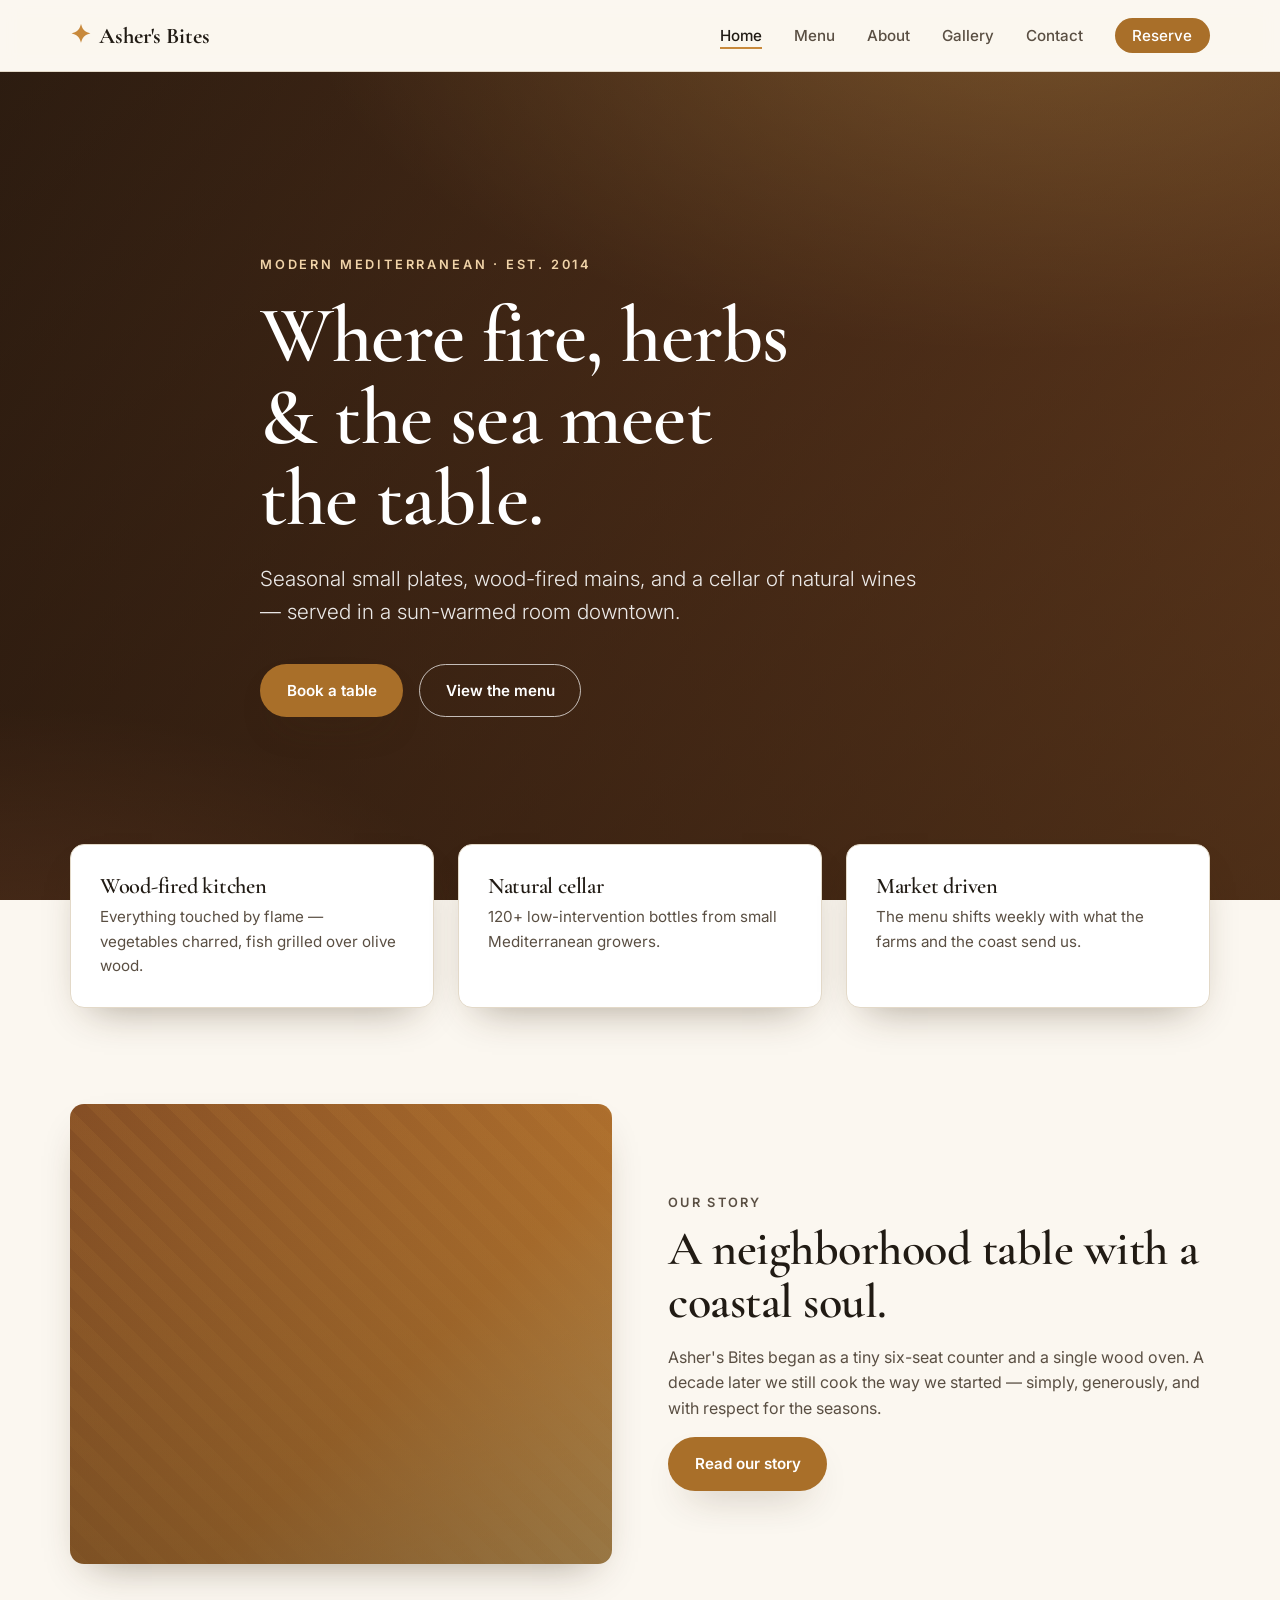
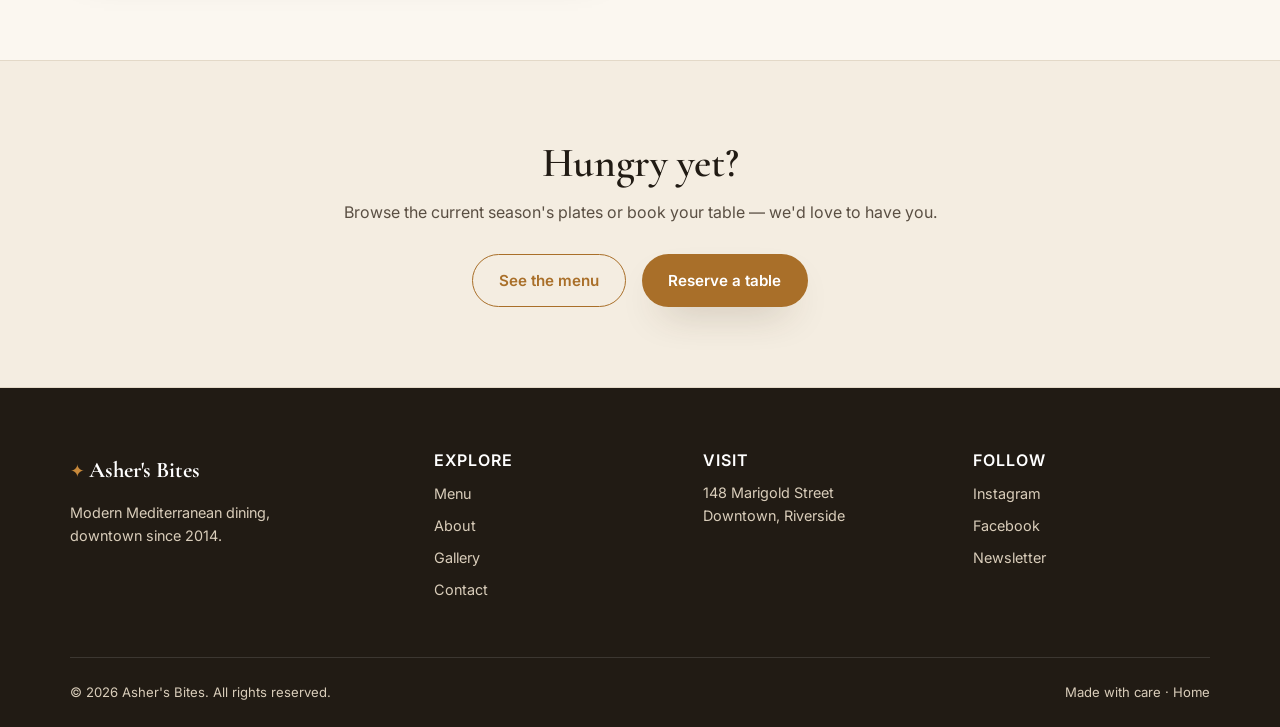
<file: index.html>
<!DOCTYPE html>
<html lang="en">
<head>
  <meta charset="UTF-8" />
  <meta name="viewport" content="width=device-width, initial-scale=1.0" />
  <meta name="description" content="Asher's Bites — modern Mediterranean dining in the heart of the city. Seasonal plates, natural wines, warm hospitality." />
  <title>Asher's Bites · Modern Mediterranean</title>
  <link rel="preconnect" href="https://fonts.googleapis.com" />
  <link rel="preconnect" href="https://fonts.gstatic.com" crossorigin />
  <link href="https://fonts.googleapis.com/css2?family=Cormorant+Garamond:wght@500;600;700&family=Inter:wght@300;400;500;600&display=swap" rel="stylesheet" />
  <link rel="stylesheet" href="css/styles.css" />
</head>
<body data-page="home">
  <!-- ===== Header / Nav ===== -->
  <header class="site-header">
    <nav class="nav container" aria-label="Primary">
      <a href="index.html" class="brand" aria-label="Asher's Bites home">
        <span class="brand__mark">✦</span>
        <span class="brand__name">Asher's Bites</span>
      </a>
      <button class="nav__toggle" id="navToggle" aria-expanded="false" aria-controls="navMenu" aria-label="Toggle menu">
        <span></span><span></span><span></span>
      </button>
      <ul class="nav__menu" id="navMenu">
        <li><a href="index.html" data-nav="home">Home</a></li>
        <li><a href="menu.html" data-nav="menu">Menu</a></li>
        <li><a href="about.html" data-nav="about">About</a></li>
        <li><a href="gallery.html" data-nav="gallery">Gallery</a></li>
        <li><a href="contact.html" data-nav="contact">Contact</a></li>
        <li><a href="contact.html" class="nav__cta" data-nav="reserve">Reserve</a></li>
      </ul>
    </nav>
  </header>

  <main>
    <!-- ===== Hero ===== -->
    <section class="hero">
      <div class="hero__overlay"></div>
      <div class="hero__content container">
        <p class="hero__eyebrow">Modern Mediterranean · Est. 2014</p>
        <h1 class="hero__title">Where fire, herbs &amp; the sea meet the table.</h1>
        <p class="hero__sub">Seasonal small plates, wood-fired mains, and a cellar of natural wines — served in a sun-warmed room downtown.</p>
        <div class="hero__actions">
          <a href="contact.html" class="btn btn--primary">Book a table</a>
          <a href="menu.html" class="btn btn--ghost">View the menu</a>
        </div>
      </div>
    </section>

    <!-- ===== Highlights ===== -->
    <section class="highlights container" aria-label="Highlights">
      <div class="highlight">
        <h3>Wood-fired kitchen</h3>
        <p>Everything touched by flame — vegetables charred, fish grilled over olive wood.</p>
      </div>
      <div class="highlight">
        <h3>Natural cellar</h3>
        <p>120+ low-intervention bottles from small Mediterranean growers.</p>
      </div>
      <div class="highlight">
        <h3>Market driven</h3>
        <p>The menu shifts weekly with what the farms and the coast send us.</p>
      </div>
    </section>

    <!-- ===== About teaser ===== -->
    <section class="about container">
      <div class="about__media" role="img" aria-label="Chef plating a dish in the open kitchen"></div>
      <div class="about__text">
        <p class="section__eyebrow">Our story</p>
        <h2 class="section__title">A neighborhood table with a coastal soul.</h2>
        <p>Asher's Bites began as a tiny six-seat counter and a single wood oven. A decade later we still cook the way we started — simply, generously, and with respect for the seasons.</p>
        <p><a href="about.html" class="btn btn--primary">Read our story</a></p>
      </div>
    </section>

    <!-- ===== CTA band ===== -->
    <section class="cta-band">
      <div class="container cta-band__inner">
        <h2>Hungry yet?</h2>
        <p>Browse the current season's plates or book your table — we'd love to have you.</p>
        <div class="cta-band__actions">
          <a href="menu.html" class="btn btn--ghost">See the menu</a>
          <a href="contact.html" class="btn btn--primary">Reserve a table</a>
        </div>
      </div>
    </section>
  </main>

  <!-- ===== Footer ===== -->
  <footer class="footer">
    <div class="container footer__grid">
      <div class="footer__brand">
        <span class="brand__mark">✦</span>
        <span class="brand__name">Asher's Bites</span>
        <p>Modern Mediterranean dining, downtown since 2014.</p>
      </div>
      <div class="footer__col">
        <h4>Explore</h4>
        <ul class="footer__links">
          <li><a href="menu.html">Menu</a></li>
          <li><a href="about.html">About</a></li>
          <li><a href="gallery.html">Gallery</a></li>
          <li><a href="contact.html">Contact</a></li>
        </ul>
      </div>
      <div class="footer__col">
        <h4>Visit</h4>
        <p>148 Marigold Street<br />Downtown, Riverside</p>
      </div>
      <div class="footer__col">
        <h4>Follow</h4>
        <ul class="footer__social">
          <li><a href="#">Instagram</a></li>
          <li><a href="#">Facebook</a></li>
          <li><a href="#">Newsletter</a></li>
        </ul>
      </div>
    </div>
    <div class="footer__base container">
      <p>© <span id="year"></span> Asher's Bites. All rights reserved.</p>
      <p>Made with care · <a href="index.html">Home</a></p>
    </div>
  </footer>

  <script src="js/main.js"></script>
</body>
</html>
</file>
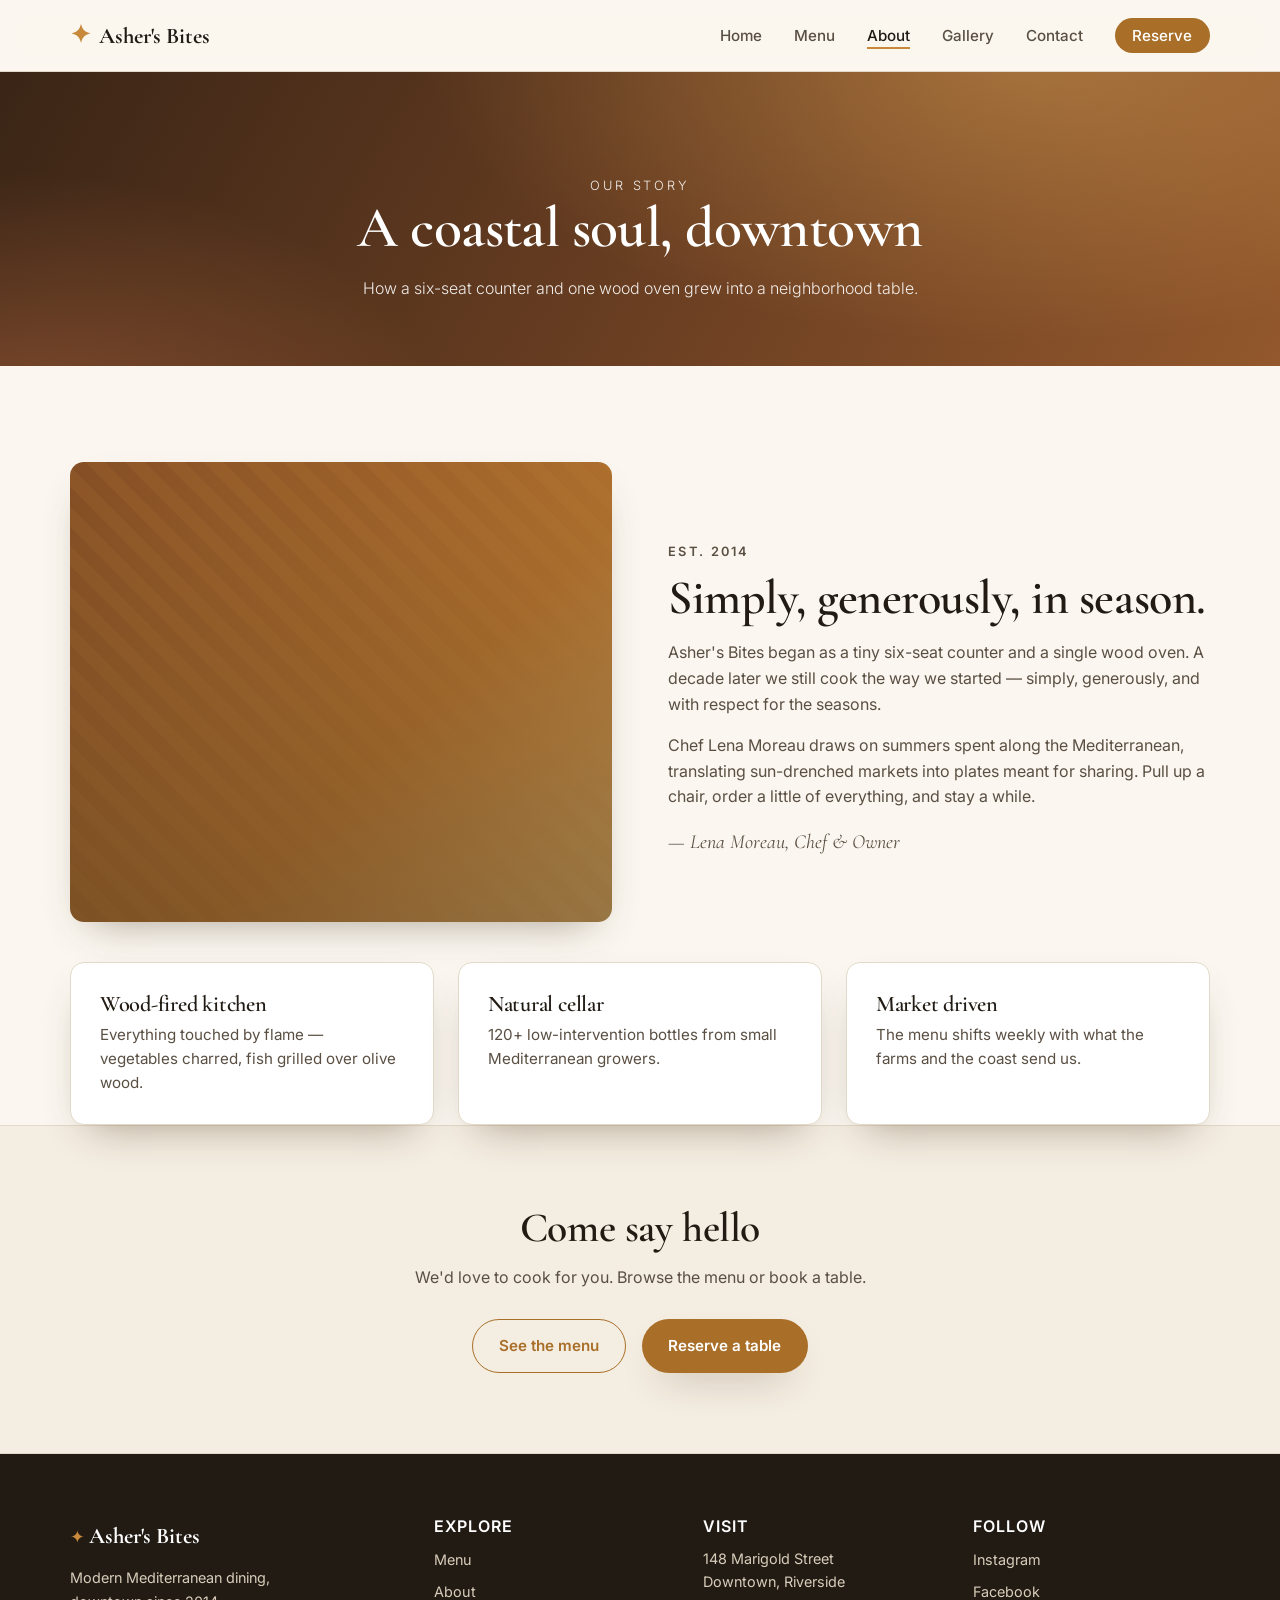
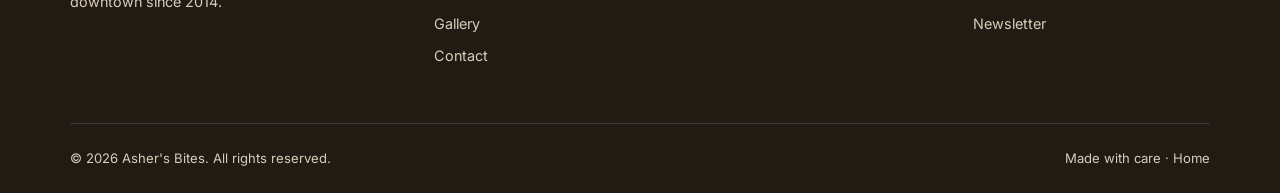
<file: about.html>
<!DOCTYPE html>
<html lang="en">
<head>
  <meta charset="UTF-8" />
  <meta name="viewport" content="width=device-width, initial-scale=1.0" />
  <meta name="description" content="About Asher's Bites — our story, our chef, and our coastal Mediterranean approach to cooking." />
  <title>About · Asher's Bites</title>
  <link rel="preconnect" href="https://fonts.googleapis.com" />
  <link rel="preconnect" href="https://fonts.gstatic.com" crossorigin />
  <link href="https://fonts.googleapis.com/css2?family=Cormorant+Garamond:wght@500;600;700&family=Inter:wght@300;400;500;600&display=swap" rel="stylesheet" />
  <link rel="stylesheet" href="css/styles.css" />
</head>
<body data-page="about">
  <header class="site-header">
    <nav class="nav container" aria-label="Primary">
      <a href="index.html" class="brand" aria-label="Asher's Bites home">
        <span class="brand__mark">✦</span>
        <span class="brand__name">Asher's Bites</span>
      </a>
      <button class="nav__toggle" id="navToggle" aria-expanded="false" aria-controls="navMenu" aria-label="Toggle menu">
        <span></span><span></span><span></span>
      </button>
      <ul class="nav__menu" id="navMenu">
        <li><a href="index.html" data-nav="home">Home</a></li>
        <li><a href="menu.html" data-nav="menu">Menu</a></li>
        <li><a href="about.html" data-nav="about">About</a></li>
        <li><a href="gallery.html" data-nav="gallery">Gallery</a></li>
        <li><a href="contact.html" data-nav="contact">Contact</a></li>
        <li><a href="contact.html" class="nav__cta" data-nav="reserve">Reserve</a></li>
      </ul>
    </nav>
  </header>

  <main>
    <section class="page-banner">
      <div class="page-banner__inner container">
        <p class="page-banner__eyebrow">Our story</p>
        <h1>A coastal soul, downtown</h1>
        <p>How a six-seat counter and one wood oven grew into a neighborhood table.</p>
      </div>
    </section>

    <section class="about container">
      <div class="about__media" role="img" aria-label="Chef plating a dish in the open kitchen"></div>
      <div class="about__text">
        <p class="section__eyebrow">Est. 2014</p>
        <h2 class="section__title">Simply, generously, in season.</h2>
        <p>Asher's Bites began as a tiny six-seat counter and a single wood oven. A decade later we still cook the way we started — simply, generously, and with respect for the seasons.</p>
        <p>Chef Lena Moreau draws on summers spent along the Mediterranean, translating sun-drenched markets into plates meant for sharing. Pull up a chair, order a little of everything, and stay a while.</p>
        <p class="about__sign">— Lena Moreau, Chef &amp; Owner</p>
      </div>
    </section>

    <section class="highlights container" aria-label="What we value">
      <div class="highlight">
        <h3>Wood-fired kitchen</h3>
        <p>Everything touched by flame — vegetables charred, fish grilled over olive wood.</p>
      </div>
      <div class="highlight">
        <h3>Natural cellar</h3>
        <p>120+ low-intervention bottles from small Mediterranean growers.</p>
      </div>
      <div class="highlight">
        <h3>Market driven</h3>
        <p>The menu shifts weekly with what the farms and the coast send us.</p>
      </div>
    </section>

    <section class="cta-band">
      <div class="container cta-band__inner">
        <h2>Come say hello</h2>
        <p>We'd love to cook for you. Browse the menu or book a table.</p>
        <div class="cta-band__actions">
          <a href="menu.html" class="btn btn--ghost">See the menu</a>
          <a href="contact.html" class="btn btn--primary">Reserve a table</a>
        </div>
      </div>
    </section>
  </main>

  <footer class="footer">
    <div class="container footer__grid">
      <div class="footer__brand">
        <span class="brand__mark">✦</span>
        <span class="brand__name">Asher's Bites</span>
        <p>Modern Mediterranean dining, downtown since 2014.</p>
      </div>
      <div class="footer__col">
        <h4>Explore</h4>
        <ul class="footer__links">
          <li><a href="menu.html">Menu</a></li>
          <li><a href="about.html">About</a></li>
          <li><a href="gallery.html">Gallery</a></li>
          <li><a href="contact.html">Contact</a></li>
        </ul>
      </div>
      <div class="footer__col">
        <h4>Visit</h4>
        <p>148 Marigold Street<br />Downtown, Riverside</p>
      </div>
      <div class="footer__col">
        <h4>Follow</h4>
        <ul class="footer__social">
          <li><a href="#">Instagram</a></li>
          <li><a href="#">Facebook</a></li>
          <li><a href="#">Newsletter</a></li>
        </ul>
      </div>
    </div>
    <div class="footer__base container">
      <p>© <span id="year"></span> Asher's Bites. All rights reserved.</p>
      <p>Made with care · <a href="index.html">Home</a></p>
    </div>
  </footer>

  <script src="js/main.js"></script>
</body>
</html>
</file>
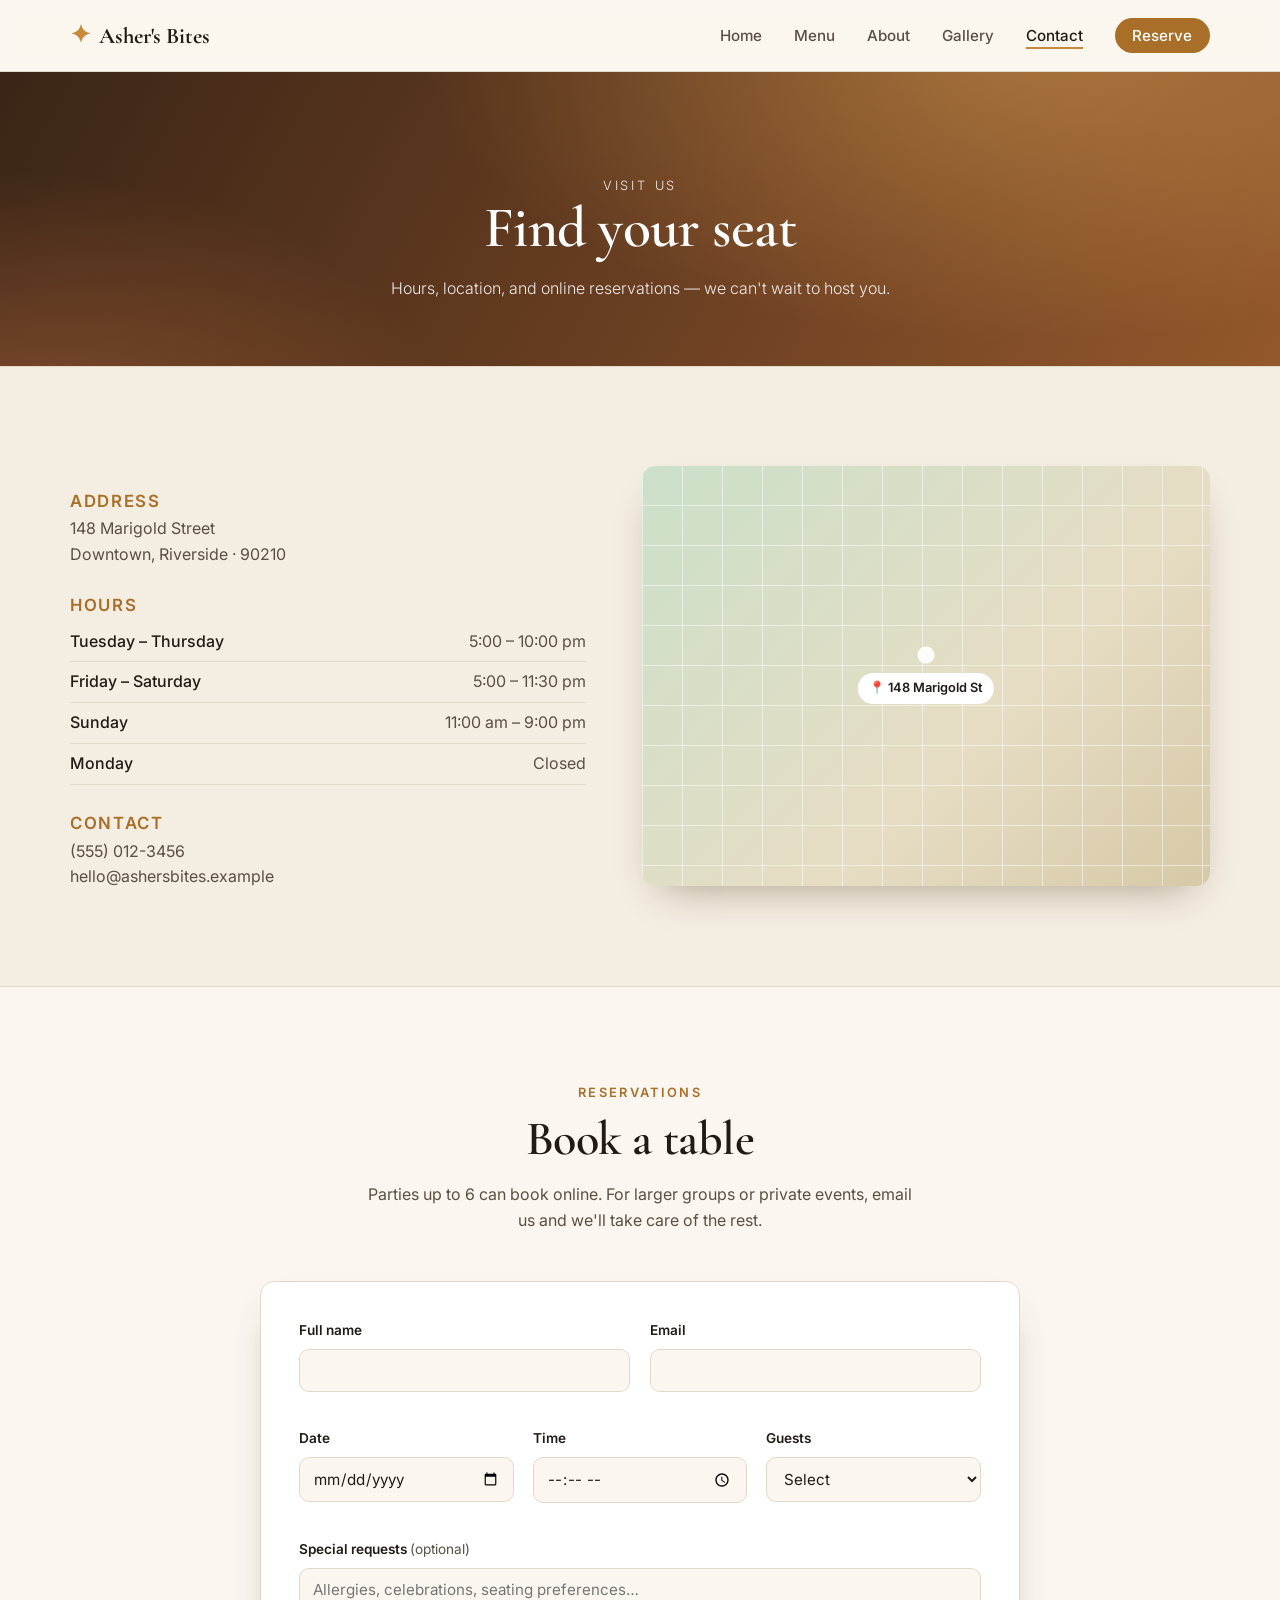
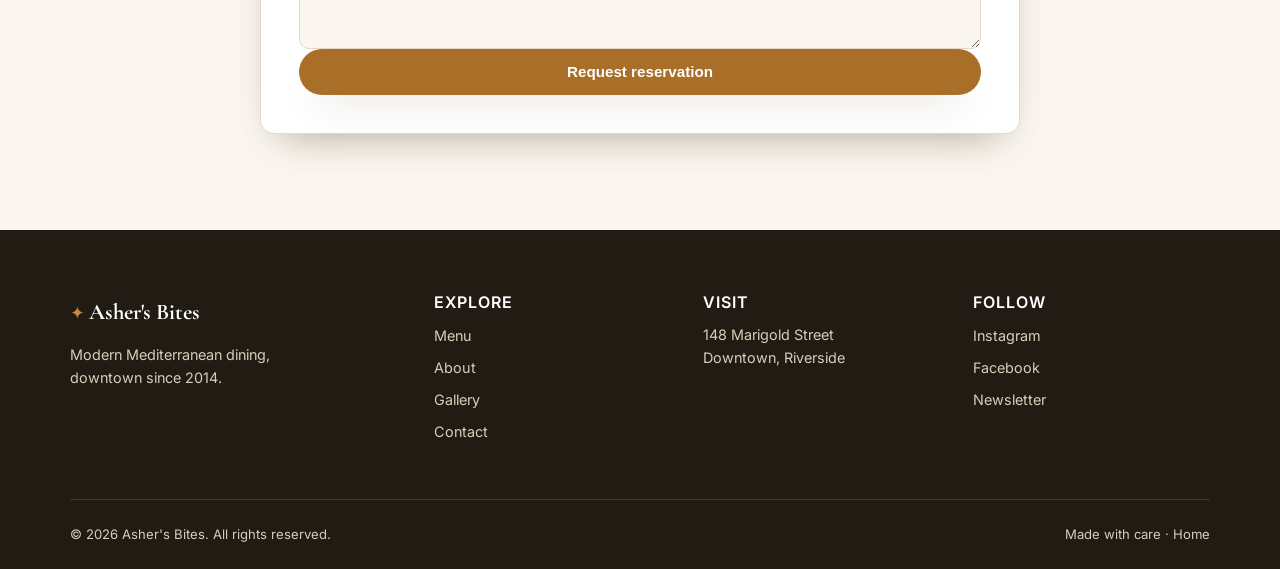
<file: contact.html>
<!DOCTYPE html>
<html lang="en">
<head>
  <meta charset="UTF-8" />
  <meta name="viewport" content="width=device-width, initial-scale=1.0" />
  <meta name="description" content="Visit Asher's Bites — hours, address, contact details, and online reservations." />
  <title>Contact &amp; Reservations · Asher's Bites</title>
  <link rel="preconnect" href="https://fonts.googleapis.com" />
  <link rel="preconnect" href="https://fonts.gstatic.com" crossorigin />
  <link href="https://fonts.googleapis.com/css2?family=Cormorant+Garamond:wght@500;600;700&family=Inter:wght@300;400;500;600&display=swap" rel="stylesheet" />
  <link rel="stylesheet" href="css/styles.css" />
</head>
<body data-page="contact">
  <header class="site-header">
    <nav class="nav container" aria-label="Primary">
      <a href="index.html" class="brand" aria-label="Asher's Bites home">
        <span class="brand__mark">✦</span>
        <span class="brand__name">Asher's Bites</span>
      </a>
      <button class="nav__toggle" id="navToggle" aria-expanded="false" aria-controls="navMenu" aria-label="Toggle menu">
        <span></span><span></span><span></span>
      </button>
      <ul class="nav__menu" id="navMenu">
        <li><a href="index.html" data-nav="home">Home</a></li>
        <li><a href="menu.html" data-nav="menu">Menu</a></li>
        <li><a href="about.html" data-nav="about">About</a></li>
        <li><a href="gallery.html" data-nav="gallery">Gallery</a></li>
        <li><a href="contact.html" data-nav="contact">Contact</a></li>
        <li><a href="contact.html" class="nav__cta" data-nav="reserve">Reserve</a></li>
      </ul>
    </nav>
  </header>

  <main>
    <section class="page-banner">
      <div class="page-banner__inner container">
        <p class="page-banner__eyebrow">Visit us</p>
        <h1>Find your seat</h1>
        <p>Hours, location, and online reservations — we can't wait to host you.</p>
      </div>
    </section>

    <!-- ===== Visit / Hours ===== -->
    <section class="visit">
      <div class="container visit__grid">
        <div class="visit__info">
          <div class="visit__block">
            <h3>Address</h3>
            <p>148 Marigold Street<br />Downtown, Riverside · 90210</p>
          </div>
          <div class="visit__block">
            <h3>Hours</h3>
            <ul class="hours">
              <li><span>Tuesday – Thursday</span><span>5:00 – 10:00 pm</span></li>
              <li><span>Friday – Saturday</span><span>5:00 – 11:30 pm</span></li>
              <li><span>Sunday</span><span>11:00 am – 9:00 pm</span></li>
              <li><span>Monday</span><span>Closed</span></li>
            </ul>
          </div>
          <div class="visit__block">
            <h3>Contact</h3>
            <p><a href="tel:+15550123456">(555) 012-3456</a><br /><a href="mailto:hello@ashersbites.example">hello@ashersbites.example</a></p>
          </div>
        </div>
        <div class="visit__map" role="img" aria-label="Map showing restaurant location downtown"></div>
      </div>
    </section>

    <!-- ===== Reservation ===== -->
    <section class="reserve" id="reserve">
      <div class="container reserve__inner">
        <div class="section__head">
          <p class="section__eyebrow">Reservations</p>
          <h2 class="section__title">Book a table</h2>
          <p class="section__lead">Parties up to 6 can book online. For larger groups or private events, email us and we'll take care of the rest.</p>
        </div>
        <form class="form" id="reserveForm" novalidate>
          <div class="form__row">
            <div class="field">
              <label for="name">Full name</label>
              <input type="text" id="name" name="name" autocomplete="name" required />
              <small class="field__error" data-for="name"></small>
            </div>
            <div class="field">
              <label for="email">Email</label>
              <input type="email" id="email" name="email" autocomplete="email" required />
              <small class="field__error" data-for="email"></small>
            </div>
          </div>
          <div class="form__row">
            <div class="field">
              <label for="date">Date</label>
              <input type="date" id="date" name="date" required />
              <small class="field__error" data-for="date"></small>
            </div>
            <div class="field">
              <label for="time">Time</label>
              <input type="time" id="time" name="time" required />
              <small class="field__error" data-for="time"></small>
            </div>
            <div class="field">
              <label for="guests">Guests</label>
              <select id="guests" name="guests" required>
                <option value="">Select</option>
                <option>1</option><option>2</option><option>3</option>
                <option>4</option><option>5</option><option>6</option>
              </select>
              <small class="field__error" data-for="guests"></small>
            </div>
          </div>
          <div class="field">
            <label for="notes">Special requests <span class="field__opt">(optional)</span></label>
            <textarea id="notes" name="notes" rows="3" placeholder="Allergies, celebrations, seating preferences…"></textarea>
          </div>
          <button type="submit" class="btn btn--primary btn--full">Request reservation</button>
          <p class="form__success" id="formSuccess" role="status" hidden>Thanks, <span id="successName"></span>! Your request has been received — we'll confirm by email shortly.</p>
        </form>
      </div>
    </section>
  </main>

  <footer class="footer">
    <div class="container footer__grid">
      <div class="footer__brand">
        <span class="brand__mark">✦</span>
        <span class="brand__name">Asher's Bites</span>
        <p>Modern Mediterranean dining, downtown since 2014.</p>
      </div>
      <div class="footer__col">
        <h4>Explore</h4>
        <ul class="footer__links">
          <li><a href="menu.html">Menu</a></li>
          <li><a href="about.html">About</a></li>
          <li><a href="gallery.html">Gallery</a></li>
          <li><a href="contact.html">Contact</a></li>
        </ul>
      </div>
      <div class="footer__col">
        <h4>Visit</h4>
        <p>148 Marigold Street<br />Downtown, Riverside</p>
      </div>
      <div class="footer__col">
        <h4>Follow</h4>
        <ul class="footer__social">
          <li><a href="#">Instagram</a></li>
          <li><a href="#">Facebook</a></li>
          <li><a href="#">Newsletter</a></li>
        </ul>
      </div>
    </div>
    <div class="footer__base container">
      <p>© <span id="year"></span> Asher's Bites. All rights reserved.</p>
      <p>Made with care · <a href="index.html">Home</a></p>
    </div>
  </footer>

  <script src="js/main.js"></script>
</body>
</html>
</file>
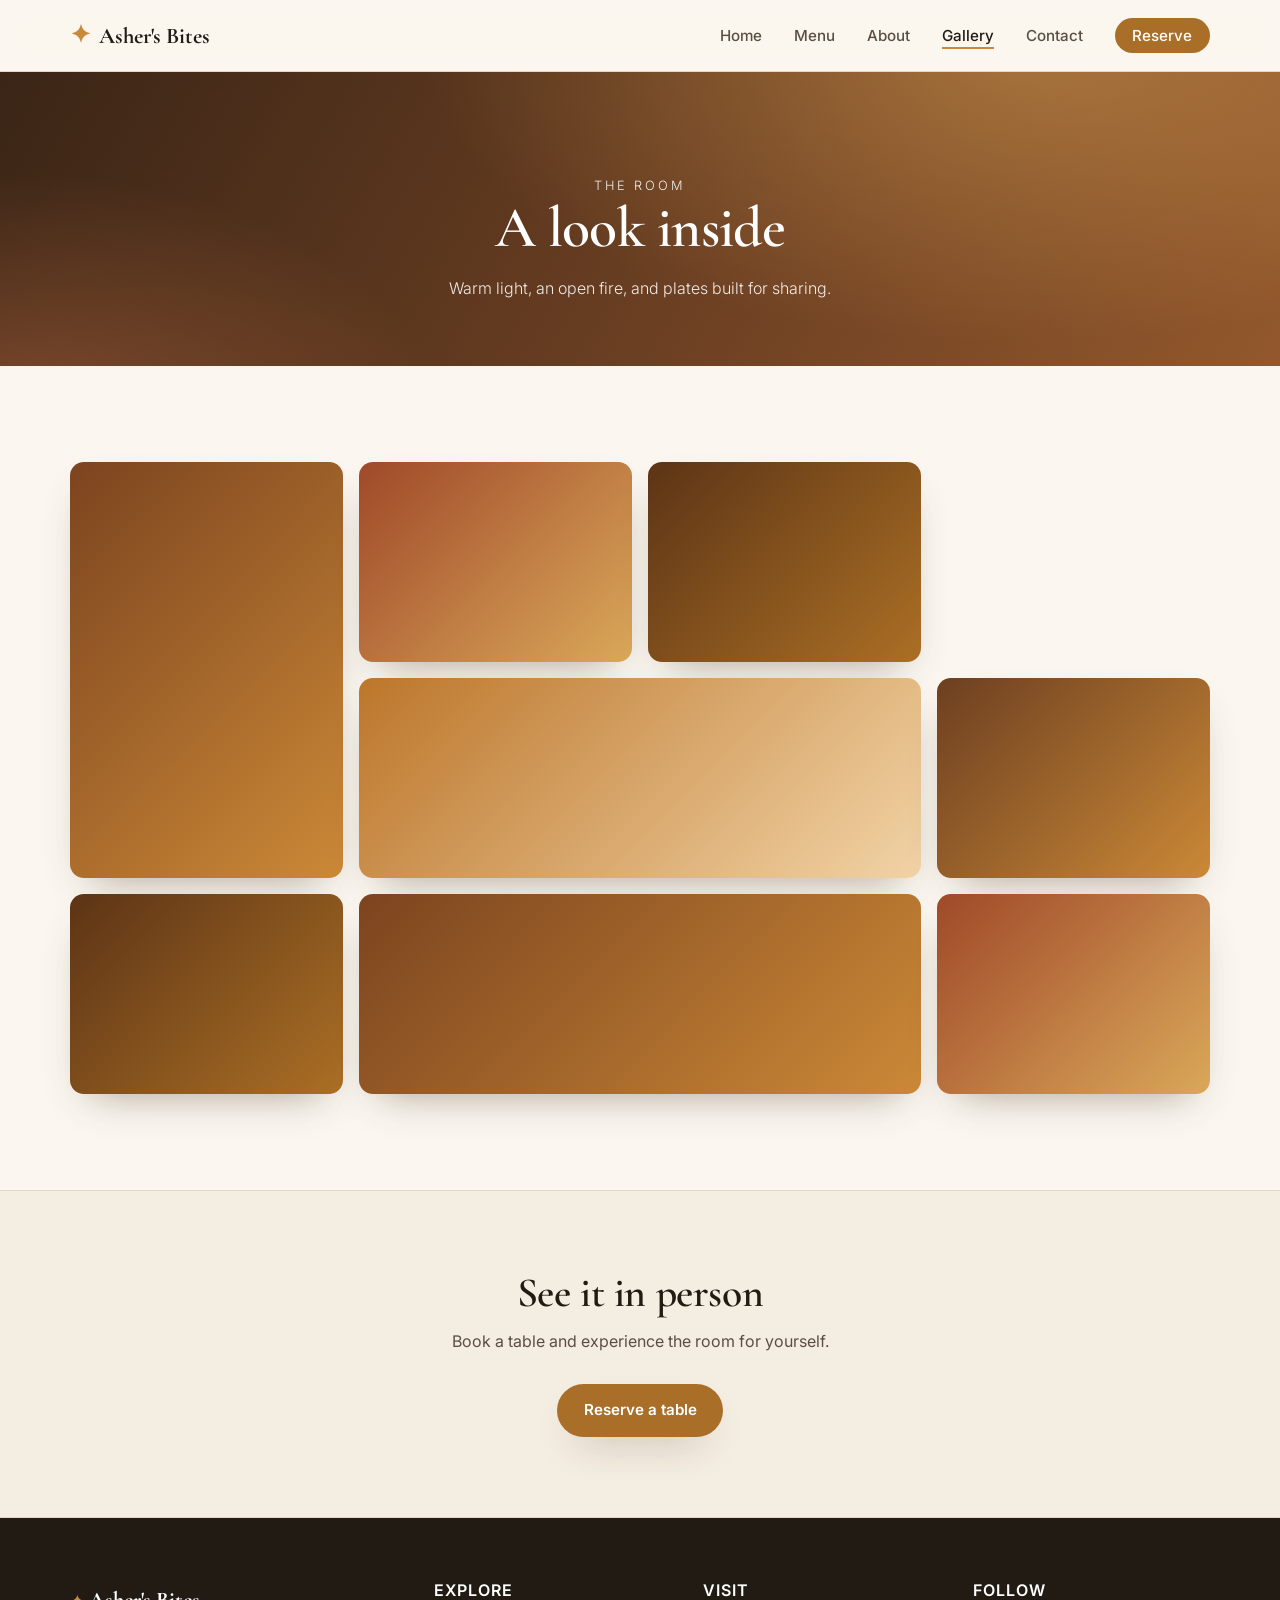
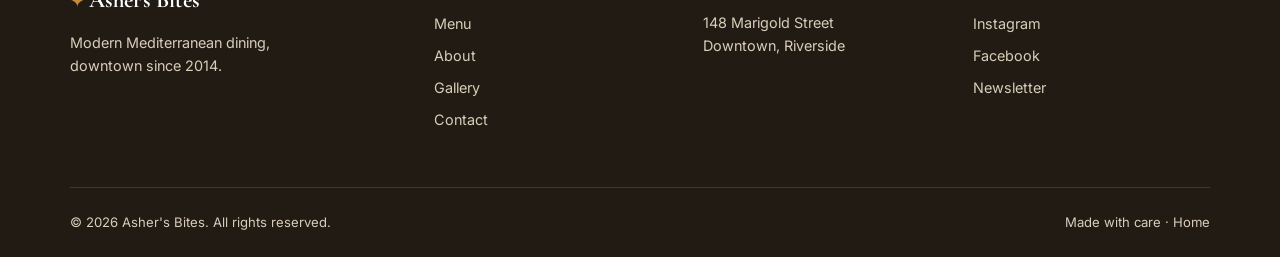
<file: gallery.html>
<!DOCTYPE html>
<html lang="en">
<head>
  <meta charset="UTF-8" />
  <meta name="viewport" content="width=device-width, initial-scale=1.0" />
  <meta name="description" content="A look inside Asher's Bites — the dining room, the open kitchen, and the plates." />
  <title>Gallery · Asher's Bites</title>
  <link rel="preconnect" href="https://fonts.googleapis.com" />
  <link rel="preconnect" href="https://fonts.gstatic.com" crossorigin />
  <link href="https://fonts.googleapis.com/css2?family=Cormorant+Garamond:wght@500;600;700&family=Inter:wght@300;400;500;600&display=swap" rel="stylesheet" />
  <link rel="stylesheet" href="css/styles.css" />
</head>
<body data-page="gallery">
  <header class="site-header">
    <nav class="nav container" aria-label="Primary">
      <a href="index.html" class="brand" aria-label="Asher's Bites home">
        <span class="brand__mark">✦</span>
        <span class="brand__name">Asher's Bites</span>
      </a>
      <button class="nav__toggle" id="navToggle" aria-expanded="false" aria-controls="navMenu" aria-label="Toggle menu">
        <span></span><span></span><span></span>
      </button>
      <ul class="nav__menu" id="navMenu">
        <li><a href="index.html" data-nav="home">Home</a></li>
        <li><a href="menu.html" data-nav="menu">Menu</a></li>
        <li><a href="about.html" data-nav="about">About</a></li>
        <li><a href="gallery.html" data-nav="gallery">Gallery</a></li>
        <li><a href="contact.html" data-nav="contact">Contact</a></li>
        <li><a href="contact.html" class="nav__cta" data-nav="reserve">Reserve</a></li>
      </ul>
    </nav>
  </header>

  <main>
    <section class="page-banner">
      <div class="page-banner__inner container">
        <p class="page-banner__eyebrow">The room</p>
        <h1>A look inside</h1>
        <p>Warm light, an open fire, and plates built for sharing.</p>
      </div>
    </section>

    <section class="gallery">
      <div class="container">
        <div class="gallery__grid">
          <figure class="gallery__item gallery__item--tall g1"></figure>
          <figure class="gallery__item g2"></figure>
          <figure class="gallery__item g3"></figure>
          <figure class="gallery__item gallery__item--wide g4"></figure>
          <figure class="gallery__item g5"></figure>
          <figure class="gallery__item g3"></figure>
          <figure class="gallery__item gallery__item--wide g1"></figure>
          <figure class="gallery__item g2"></figure>
        </div>
      </div>
    </section>

    <section class="cta-band">
      <div class="container cta-band__inner">
        <h2>See it in person</h2>
        <p>Book a table and experience the room for yourself.</p>
        <div class="cta-band__actions">
          <a href="contact.html" class="btn btn--primary">Reserve a table</a>
        </div>
      </div>
    </section>
  </main>

  <footer class="footer">
    <div class="container footer__grid">
      <div class="footer__brand">
        <span class="brand__mark">✦</span>
        <span class="brand__name">Asher's Bites</span>
        <p>Modern Mediterranean dining, downtown since 2014.</p>
      </div>
      <div class="footer__col">
        <h4>Explore</h4>
        <ul class="footer__links">
          <li><a href="menu.html">Menu</a></li>
          <li><a href="about.html">About</a></li>
          <li><a href="gallery.html">Gallery</a></li>
          <li><a href="contact.html">Contact</a></li>
        </ul>
      </div>
      <div class="footer__col">
        <h4>Visit</h4>
        <p>148 Marigold Street<br />Downtown, Riverside</p>
      </div>
      <div class="footer__col">
        <h4>Follow</h4>
        <ul class="footer__social">
          <li><a href="#">Instagram</a></li>
          <li><a href="#">Facebook</a></li>
          <li><a href="#">Newsletter</a></li>
        </ul>
      </div>
    </div>
    <div class="footer__base container">
      <p>© <span id="year"></span> Asher's Bites. All rights reserved.</p>
      <p>Made with care · <a href="index.html">Home</a></p>
    </div>
  </footer>

  <script src="js/main.js"></script>
</body>
</html>
</file>
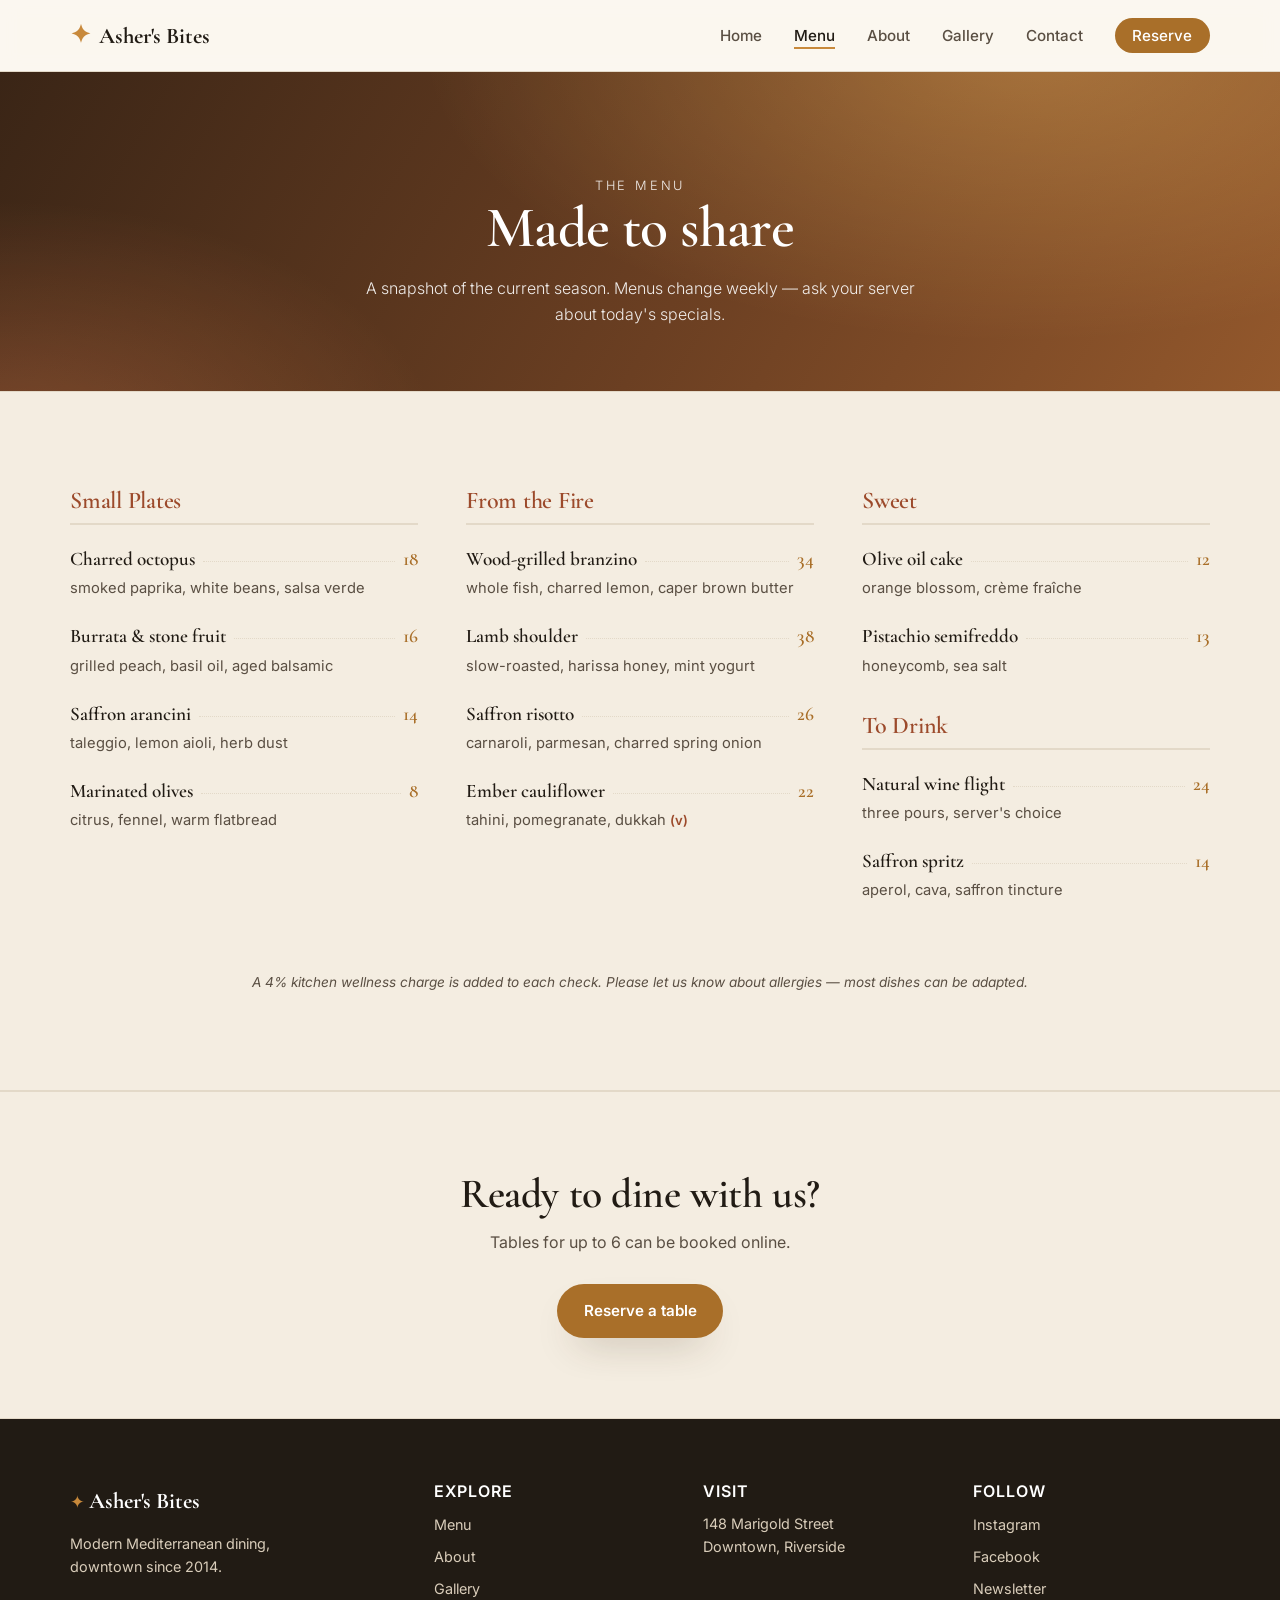
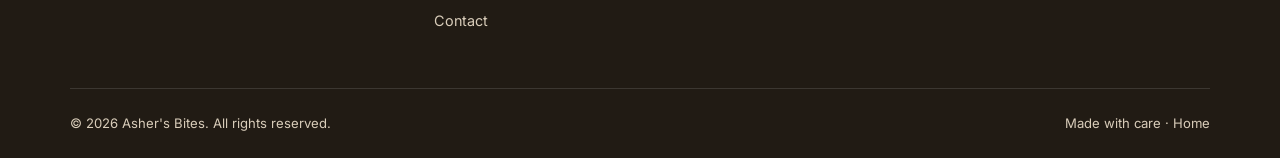
<file: menu.html>
<!DOCTYPE html>
<html lang="en">
<head>
  <meta charset="UTF-8" />
  <meta name="viewport" content="width=device-width, initial-scale=1.0" />
  <meta name="description" content="Asher's Bites menu — seasonal Mediterranean small plates, wood-fired mains, desserts, and natural wines." />
  <title>Menu · Asher's Bites</title>
  <link rel="preconnect" href="https://fonts.googleapis.com" />
  <link rel="preconnect" href="https://fonts.gstatic.com" crossorigin />
  <link href="https://fonts.googleapis.com/css2?family=Cormorant+Garamond:wght@500;600;700&family=Inter:wght@300;400;500;600&display=swap" rel="stylesheet" />
  <link rel="stylesheet" href="css/styles.css" />
</head>
<body data-page="menu">
  <header class="site-header">
    <nav class="nav container" aria-label="Primary">
      <a href="index.html" class="brand" aria-label="Asher's Bites home">
        <span class="brand__mark">✦</span>
        <span class="brand__name">Asher's Bites</span>
      </a>
      <button class="nav__toggle" id="navToggle" aria-expanded="false" aria-controls="navMenu" aria-label="Toggle menu">
        <span></span><span></span><span></span>
      </button>
      <ul class="nav__menu" id="navMenu">
        <li><a href="index.html" data-nav="home">Home</a></li>
        <li><a href="menu.html" data-nav="menu">Menu</a></li>
        <li><a href="about.html" data-nav="about">About</a></li>
        <li><a href="gallery.html" data-nav="gallery">Gallery</a></li>
        <li><a href="contact.html" data-nav="contact">Contact</a></li>
        <li><a href="contact.html" class="nav__cta" data-nav="reserve">Reserve</a></li>
      </ul>
    </nav>
  </header>

  <main>
    <section class="page-banner">
      <div class="page-banner__inner container">
        <p class="page-banner__eyebrow">The menu</p>
        <h1>Made to share</h1>
        <p>A snapshot of the current season. Menus change weekly — ask your server about today's specials.</p>
      </div>
    </section>

    <section class="menu">
      <div class="container">
        <div class="menu__grid">
          <div class="menu__col">
            <h3 class="menu__cat">Small Plates</h3>
            <ul class="menu__list">
              <li class="menu__item">
                <div class="menu__row"><span class="menu__name">Charred octopus</span><span class="menu__dots"></span><span class="menu__price">18</span></div>
                <p class="menu__desc">smoked paprika, white beans, salsa verde</p>
              </li>
              <li class="menu__item">
                <div class="menu__row"><span class="menu__name">Burrata &amp; stone fruit</span><span class="menu__dots"></span><span class="menu__price">16</span></div>
                <p class="menu__desc">grilled peach, basil oil, aged balsamic</p>
              </li>
              <li class="menu__item">
                <div class="menu__row"><span class="menu__name">Saffron arancini</span><span class="menu__dots"></span><span class="menu__price">14</span></div>
                <p class="menu__desc">taleggio, lemon aioli, herb dust</p>
              </li>
              <li class="menu__item">
                <div class="menu__row"><span class="menu__name">Marinated olives</span><span class="menu__dots"></span><span class="menu__price">8</span></div>
                <p class="menu__desc">citrus, fennel, warm flatbread</p>
              </li>
            </ul>
          </div>

          <div class="menu__col">
            <h3 class="menu__cat">From the Fire</h3>
            <ul class="menu__list">
              <li class="menu__item">
                <div class="menu__row"><span class="menu__name">Wood-grilled branzino</span><span class="menu__dots"></span><span class="menu__price">34</span></div>
                <p class="menu__desc">whole fish, charred lemon, caper brown butter</p>
              </li>
              <li class="menu__item">
                <div class="menu__row"><span class="menu__name">Lamb shoulder</span><span class="menu__dots"></span><span class="menu__price">38</span></div>
                <p class="menu__desc">slow-roasted, harissa honey, mint yogurt</p>
              </li>
              <li class="menu__item">
                <div class="menu__row"><span class="menu__name">Saffron risotto</span><span class="menu__dots"></span><span class="menu__price">26</span></div>
                <p class="menu__desc">carnaroli, parmesan, charred spring onion</p>
              </li>
              <li class="menu__item">
                <div class="menu__row"><span class="menu__name">Ember cauliflower</span><span class="menu__dots"></span><span class="menu__price">22</span></div>
                <p class="menu__desc">tahini, pomegranate, dukkah <em>(v)</em></p>
              </li>
            </ul>
          </div>

          <div class="menu__col">
            <h3 class="menu__cat">Sweet</h3>
            <ul class="menu__list">
              <li class="menu__item">
                <div class="menu__row"><span class="menu__name">Olive oil cake</span><span class="menu__dots"></span><span class="menu__price">12</span></div>
                <p class="menu__desc">orange blossom, crème fraîche</p>
              </li>
              <li class="menu__item">
                <div class="menu__row"><span class="menu__name">Pistachio semifreddo</span><span class="menu__dots"></span><span class="menu__price">13</span></div>
                <p class="menu__desc">honeycomb, sea salt</p>
              </li>
            </ul>
            <h3 class="menu__cat menu__cat--mt">To Drink</h3>
            <ul class="menu__list">
              <li class="menu__item">
                <div class="menu__row"><span class="menu__name">Natural wine flight</span><span class="menu__dots"></span><span class="menu__price">24</span></div>
                <p class="menu__desc">three pours, server's choice</p>
              </li>
              <li class="menu__item">
                <div class="menu__row"><span class="menu__name">Saffron spritz</span><span class="menu__dots"></span><span class="menu__price">14</span></div>
                <p class="menu__desc">aperol, cava, saffron tincture</p>
              </li>
            </ul>
          </div>
        </div>
        <p class="menu__note">A 4% kitchen wellness charge is added to each check. Please let us know about allergies — most dishes can be adapted.</p>
      </div>
    </section>

    <section class="cta-band">
      <div class="container cta-band__inner">
        <h2>Ready to dine with us?</h2>
        <p>Tables for up to 6 can be booked online.</p>
        <div class="cta-band__actions">
          <a href="contact.html" class="btn btn--primary">Reserve a table</a>
        </div>
      </div>
    </section>
  </main>

  <footer class="footer">
    <div class="container footer__grid">
      <div class="footer__brand">
        <span class="brand__mark">✦</span>
        <span class="brand__name">Asher's Bites</span>
        <p>Modern Mediterranean dining, downtown since 2014.</p>
      </div>
      <div class="footer__col">
        <h4>Explore</h4>
        <ul class="footer__links">
          <li><a href="menu.html">Menu</a></li>
          <li><a href="about.html">About</a></li>
          <li><a href="gallery.html">Gallery</a></li>
          <li><a href="contact.html">Contact</a></li>
        </ul>
      </div>
      <div class="footer__col">
        <h4>Visit</h4>
        <p>148 Marigold Street<br />Downtown, Riverside</p>
      </div>
      <div class="footer__col">
        <h4>Follow</h4>
        <ul class="footer__social">
          <li><a href="#">Instagram</a></li>
          <li><a href="#">Facebook</a></li>
          <li><a href="#">Newsletter</a></li>
        </ul>
      </div>
    </div>
    <div class="footer__base container">
      <p>© <span id="year"></span> Asher's Bites. All rights reserved.</p>
      <p>Made with care · <a href="index.html">Home</a></p>
    </div>
  </footer>

  <script src="js/main.js"></script>
</body>
</html>
</file>
<file: css/styles.css>
/* ====== Design tokens ====== */
:root {
  --bg: #fbf7f0;
  --bg-alt: #f4ede1;
  --ink: #211b14;
  --ink-soft: #5a4f43;
  --line: #e3d9c8;
  --gold: #c8893b;
  --gold-deep: #a96f29;
  --terra: #9c4a2b;
  --cream: #fff;
  --shadow: 0 18px 40px -20px rgba(60, 40, 15, 0.45);
  --radius: 14px;
  --maxw: 1140px;
  --serif: "Cormorant Garamond", Georgia, serif;
  --sans: "Inter", system-ui, -apple-system, sans-serif;
}

/* ====== Reset ====== */
*, *::before, *::after { box-sizing: border-box; }
* { margin: 0; }
html { scroll-behavior: smooth; -webkit-text-size-adjust: 100%; }
body {
  font-family: var(--sans);
  color: var(--ink);
  background: var(--bg);
  line-height: 1.6;
  font-weight: 400;
  -webkit-font-smoothing: antialiased;
}
img { max-width: 100%; display: block; }
a { color: inherit; text-decoration: none; }
ul { list-style: none; padding: 0; }
:focus-visible { outline: 3px solid var(--gold); outline-offset: 3px; border-radius: 4px; }

.container { width: min(var(--maxw), 92%); margin-inline: auto; }

/* ====== Typography ====== */
h1, h2, h3, h4 { font-family: var(--serif); font-weight: 600; line-height: 1.1; letter-spacing: -0.01em; }
.section__eyebrow {
  font-size: 0.8rem; letter-spacing: 0.18em; text-transform: uppercase;
  color: var(--gold-deep); font-weight: 600; margin-bottom: 0.6rem;
}
.section__title { font-size: clamp(1.9rem, 4vw, 3rem); color: var(--ink); }
.section__lead { color: var(--ink-soft); max-width: 56ch; margin-top: 1rem; }
.section__head { text-align: center; max-width: 60ch; margin: 0 auto 3rem; }
.section__head .section__lead { margin-inline: auto; }

/* ====== Buttons ====== */
.btn {
  display: inline-flex; align-items: center; justify-content: center; gap: 0.5rem;
  padding: 0.85rem 1.6rem; border-radius: 100px; font-weight: 600; font-size: 0.95rem;
  cursor: pointer; border: 1.5px solid transparent; transition: transform 0.15s ease, background 0.2s ease, color 0.2s ease, box-shadow 0.2s ease;
}
.btn--primary { background: var(--gold-deep); color: #fff; box-shadow: var(--shadow); }
.btn--primary:hover { background: var(--terra); transform: translateY(-2px); }
.btn--ghost { border-color: rgba(255,255,255,0.7); color: #fff; }
.btn--ghost:hover { background: rgba(255,255,255,0.14); transform: translateY(-2px); }
.btn--full { width: 100%; }

/* ====== Header ====== */
.site-header {
  position: sticky; top: 0; z-index: 50;
  background: rgba(251, 247, 240, 0.85);
  backdrop-filter: saturate(150%) blur(10px);
  border-bottom: 1px solid var(--line);
}
.nav { display: flex; align-items: center; justify-content: space-between; padding: 1rem 0; }
.brand { display: inline-flex; align-items: center; gap: 0.5rem; font-family: var(--serif); font-size: 1.4rem; font-weight: 700; }
.brand__mark { color: var(--gold); font-size: 1.1em; }
.nav__menu { display: flex; align-items: center; gap: 2rem; }
.nav__menu a { font-size: 0.95rem; font-weight: 500; color: var(--ink-soft); transition: color 0.2s ease; }
.nav__menu a:hover { color: var(--ink); }
.nav__menu a.is-active { color: var(--ink); position: relative; }
.nav__menu a.is-active::after {
  content: ""; position: absolute; left: 0; right: 0; bottom: -4px; height: 2px; background: var(--gold);
}
.nav__cta.is-active::after { display: none; }
.nav__cta { background: var(--gold-deep); color: #fff !important; padding: 0.5rem 1.1rem; border-radius: 100px; }
.nav__cta:hover { background: var(--terra); }
.nav__toggle {
  display: none; flex-direction: column; gap: 5px; background: none; border: 0; cursor: pointer; padding: 6px;
}
.nav__toggle span { width: 24px; height: 2px; background: var(--ink); transition: transform 0.25s ease, opacity 0.2s ease; }
.nav__toggle[aria-expanded="true"] span:nth-child(1) { transform: translateY(7px) rotate(45deg); }
.nav__toggle[aria-expanded="true"] span:nth-child(2) { opacity: 0; }
.nav__toggle[aria-expanded="true"] span:nth-child(3) { transform: translateY(-7px) rotate(-45deg); }

/* ====== Hero ====== */
.hero {
  position: relative; min-height: 92vh; display: flex; align-items: center;
  color: #fff; text-align: left;
  background: linear-gradient(120deg, #3a2516, #6b3f22 55%, #93582c);
  overflow: hidden;
}
.hero::before {
  content: ""; position: absolute; inset: 0;
  background:
    radial-gradient(1200px 600px at 80% -10%, rgba(200,137,59,0.5), transparent 60%),
    radial-gradient(900px 500px at 0% 110%, rgba(156,74,43,0.55), transparent 55%);
  mix-blend-mode: screen;
}
.hero__overlay { position: absolute; inset: 0; background: linear-gradient(180deg, rgba(20,12,6,0.35), rgba(20,12,6,0.55)); }
.hero__content { position: relative; z-index: 2; padding: 6rem 0; max-width: 760px; }
.hero__eyebrow { letter-spacing: 0.22em; text-transform: uppercase; font-size: 0.8rem; font-weight: 600; color: #f0d3a8; margin-bottom: 1.2rem; }
.hero__title { font-size: clamp(2.6rem, 6.5vw, 5rem); line-height: 1.02; max-width: 14ch; }
.hero__sub { font-size: clamp(1.05rem, 2vw, 1.3rem); margin-top: 1.4rem; max-width: 52ch; color: rgba(255,255,255,0.9); font-weight: 300; }
.hero__actions { display: flex; flex-wrap: wrap; gap: 1rem; margin-top: 2.2rem; }
.hero__scroll {
  position: absolute; bottom: 1.6rem; left: 50%; transform: translateX(-50%); z-index: 2;
  color: #fff; font-size: 1.4rem; opacity: 0.8; animation: bob 2s ease-in-out infinite;
}
@keyframes bob { 0%,100% { transform: translate(-50%, 0); } 50% { transform: translate(-50%, 8px); } }

/* ====== Page banner (inner pages) ====== */
.page-banner {
  position: relative; color: #fff; text-align: center;
  padding: 5.5rem 0 4rem;
  background: linear-gradient(120deg, #3a2516, #6b3f22 55%, #93582c);
  overflow: hidden;
}
.page-banner::before {
  content: ""; position: absolute; inset: 0;
  background:
    radial-gradient(1000px 500px at 80% -10%, rgba(200,137,59,0.45), transparent 60%),
    radial-gradient(800px 460px at 0% 120%, rgba(156,74,43,0.5), transparent 55%);
  mix-blend-mode: screen;
}
.page-banner__inner { position: relative; z-index: 2; }
.page-banner__eyebrow { letter-spacing: 0.22em; text-transform: uppercase; font-size: 0.8rem; font-weight: 600; color: #f0d3a8; margin-bottom: 0.8rem; }
.page-banner h1 { font-size: clamp(2.2rem, 5vw, 3.6rem); }
.page-banner p { color: rgba(255,255,255,0.9); max-width: 56ch; margin: 1rem auto 0; font-weight: 300; }

/* ====== Highlights ====== */
.highlights {
  display: grid; grid-template-columns: repeat(3, 1fr); gap: 1.5rem;
  margin-top: -3.5rem; position: relative; z-index: 5;
}
.highlight { background: var(--cream); border: 1px solid var(--line); border-radius: var(--radius); padding: 1.8rem; box-shadow: var(--shadow); }
.highlight h3 { font-size: 1.4rem; margin-bottom: 0.4rem; }
.highlight p { color: var(--ink-soft); font-size: 0.95rem; }

/* ====== About ====== */
.about { display: grid; grid-template-columns: 1fr 1fr; gap: 3.5rem; align-items: center; padding: 6rem 0; }
.about__media {
  min-height: 460px; border-radius: var(--radius); box-shadow: var(--shadow);
  background:
    linear-gradient(180deg, rgba(33,27,20,0.05), rgba(33,27,20,0.35)),
    repeating-linear-gradient(45deg, #c8893b22 0 14px, transparent 14px 28px),
    linear-gradient(135deg, #8a5126, #b9762f 60%, #d8a85e);
}
.about__text p { color: var(--ink-soft); margin-top: 1rem; }
.about__sign { font-family: var(--serif); font-style: italic; font-size: 1.25rem; color: var(--ink); margin-top: 1.4rem; }

/* ====== CTA band ====== */
.cta-band { background: var(--bg-alt); border-block: 1px solid var(--line); padding: 5rem 0; }
.cta-band__inner { text-align: center; max-width: 60ch; margin-inline: auto; }
.cta-band h2 { font-size: clamp(1.8rem, 4vw, 2.6rem); }
.cta-band p { color: var(--ink-soft); margin-top: 0.8rem; }
.cta-band__actions { display: flex; flex-wrap: wrap; gap: 1rem; justify-content: center; margin-top: 1.8rem; }
.cta-band .btn--ghost { border-color: var(--gold-deep); color: var(--gold-deep); }
.cta-band .btn--ghost:hover { background: var(--gold-deep); color: #fff; }

/* ====== Menu ====== */
.menu { background: var(--bg-alt); padding: 6rem 0; border-block: 1px solid var(--line); }
.menu__grid { display: grid; grid-template-columns: repeat(3, 1fr); gap: 3rem; }
.menu__cat { font-size: 1.5rem; color: var(--terra); margin-bottom: 1.2rem; padding-bottom: 0.5rem; border-bottom: 2px solid var(--line); }
.menu__cat--mt { margin-top: 2.2rem; }
.menu__item { margin-bottom: 1.3rem; }
.menu__row { display: flex; align-items: baseline; gap: 0.5rem; }
.menu__name { font-family: var(--serif); font-size: 1.2rem; font-weight: 600; white-space: nowrap; }
.menu__dots { flex: 1; border-bottom: 1.5px dotted var(--line); transform: translateY(-3px); }
.menu__price { font-family: var(--serif); font-size: 1.2rem; font-weight: 600; color: var(--gold-deep); }
.menu__desc { color: var(--ink-soft); font-size: 0.92rem; margin-top: 0.15rem; }
.menu__desc em { color: var(--terra); font-style: normal; font-size: 0.82rem; font-weight: 600; }
.menu__note { text-align: center; color: var(--ink-soft); font-size: 0.85rem; margin-top: 3rem; font-style: italic; }

/* ====== Gallery ====== */
.gallery { padding: 6rem 0; }
.gallery__grid {
  display: grid; grid-template-columns: repeat(4, 1fr); grid-auto-rows: 200px; gap: 1rem;
}
.gallery__item { border-radius: var(--radius); background-size: cover; background-position: center; box-shadow: var(--shadow); transition: transform 0.3s ease, filter 0.3s ease; filter: saturate(1.05); }
.gallery__item:hover { transform: scale(1.015); filter: saturate(1.2); }
.gallery__item--tall { grid-row: span 2; }
.gallery__item--wide { grid-column: span 2; }
.g1 { background: linear-gradient(135deg, #7a4421, #c8893b); }
.g2 { background: linear-gradient(135deg, #9c4a2b, #d8a85e); }
.g3 { background: linear-gradient(135deg, #5a3417, #a96f29); }
.g4 { background: linear-gradient(135deg, #b9762f, #f0d3a8); }
.g5 { background: linear-gradient(135deg, #6b3f22, #c8893b); }

/* ====== Visit ====== */
.visit { background: var(--bg-alt); padding: 6rem 0; border-block: 1px solid var(--line); }
.visit__grid { display: grid; grid-template-columns: 1fr 1.1fr; gap: 3.5rem; align-items: center; }
.visit__block { margin-top: 1.8rem; }
.visit__block h3 { font-size: 1.05rem; text-transform: uppercase; letter-spacing: 0.1em; font-family: var(--sans); font-weight: 600; color: var(--gold-deep); margin-bottom: 0.4rem; }
.visit__block p, .visit__block a { color: var(--ink-soft); }
.visit__block a:hover { color: var(--terra); }
.hours li { display: flex; justify-content: space-between; gap: 1rem; padding: 0.45rem 0; border-bottom: 1px solid var(--line); color: var(--ink-soft); }
.hours li span:first-child { color: var(--ink); font-weight: 500; }
.visit__map {
  min-height: 420px; border-radius: var(--radius); box-shadow: var(--shadow);
  background:
    radial-gradient(circle at 50% 45%, rgba(255,255,255,0.9) 0 8px, transparent 9px),
    linear-gradient(0deg, rgba(255,255,255,0.5) 1px, transparent 1px) 0 0 / 100% 40px,
    linear-gradient(90deg, rgba(255,255,255,0.5) 1px, transparent 1px) 0 0 / 40px 100%,
    linear-gradient(135deg, #cbe0c9, #e6ddc4 60%, #d7c9a6);
  position: relative;
}
.visit__map::after {
  content: "📍 148 Marigold St"; position: absolute; left: 50%; top: calc(45% + 18px);
  transform: translateX(-50%); background: #fff; padding: 0.3rem 0.7rem; border-radius: 100px;
  font-size: 0.8rem; font-weight: 600; box-shadow: var(--shadow); color: var(--ink);
}

/* ====== Reservation ====== */
.reserve { padding: 6rem 0; }
.reserve__inner { max-width: 760px; }
.form { background: var(--cream); border: 1px solid var(--line); border-radius: var(--radius); padding: 2.4rem; box-shadow: var(--shadow); }
.form__row { display: grid; grid-template-columns: repeat(auto-fit, minmax(160px, 1fr)); gap: 1.2rem; margin-bottom: 1.2rem; }
.field { display: flex; flex-direction: column; }
.field label { font-size: 0.85rem; font-weight: 600; margin-bottom: 0.4rem; color: var(--ink); }
.field__opt { color: var(--ink-soft); font-weight: 400; }
.field input, .field select, .field textarea {
  font-family: inherit; font-size: 0.95rem; padding: 0.7rem 0.8rem;
  border: 1.5px solid var(--line); border-radius: 10px; background: var(--bg);
  color: var(--ink); transition: border-color 0.2s ease, box-shadow 0.2s ease;
}
.field input:focus, .field select:focus, .field textarea:focus {
  outline: none; border-color: var(--gold); box-shadow: 0 0 0 3px rgba(200,137,59,0.18);
}
.field--invalid input, .field--invalid select { border-color: var(--terra); }
.field__error { color: var(--terra); font-size: 0.78rem; margin-top: 0.3rem; min-height: 1em; }
.form__success { margin-top: 1.2rem; text-align: center; color: var(--gold-deep); font-weight: 600; }

/* ====== Footer ====== */
.footer { background: #211b14; color: #d9cdba; padding: 4rem 0 1.5rem; }
.footer__grid { display: grid; grid-template-columns: 1.4fr 1fr 1fr 1fr; gap: 2rem; }
.footer__brand .brand__name { color: #fff; font-family: var(--serif); font-size: 1.4rem; font-weight: 700; }
.footer__brand p { margin-top: 0.8rem; font-size: 0.9rem; max-width: 30ch; }
.footer__col h4 { color: #fff; font-size: 1rem; margin-bottom: 0.7rem; font-family: var(--sans); letter-spacing: 0.06em; text-transform: uppercase; }
.footer__col p, .footer__social a, .footer__links a { font-size: 0.9rem; }
.footer__social li, .footer__links li { margin-bottom: 0.4rem; }
.footer__social a:hover, .footer__links a:hover { color: var(--gold); }
.footer__base { display: flex; justify-content: space-between; flex-wrap: wrap; gap: 0.5rem; margin-top: 3rem; padding-top: 1.5rem; border-top: 1px solid rgba(255,255,255,0.12); font-size: 0.82rem; }
.footer__base a:hover { color: var(--gold); }

/* ====== Reveal on scroll ====== */
.reveal { opacity: 0; transform: translateY(24px); transition: opacity 0.7s ease, transform 0.7s ease; }
.reveal.is-visible { opacity: 1; transform: none; }

/* ====== Responsive ====== */
@media (max-width: 900px) {
  .nav__toggle { display: flex; }
  .nav__menu {
    position: absolute; top: 100%; right: 0; left: 0;
    flex-direction: column; align-items: flex-start; gap: 0;
    background: var(--bg); border-bottom: 1px solid var(--line);
    padding: 0.5rem 4%; transform-origin: top; max-height: 0; overflow: hidden;
    transition: max-height 0.3s ease;
  }
  .nav__menu.is-open { max-height: 380px; }
  .nav__menu li { width: 100%; }
  .nav__menu a { display: block; padding: 0.9rem 0; width: 100%; }
  .nav__cta { display: inline-block; margin: 0.5rem 0; }
  .highlights { grid-template-columns: 1fr; margin-top: -2rem; }
  .about { grid-template-columns: 1fr; gap: 2rem; padding: 4rem 0; }
  .about__media { min-height: 300px; order: -1; }
  .menu__grid { grid-template-columns: 1fr; gap: 2.5rem; }
  .gallery__grid { grid-template-columns: repeat(2, 1fr); grid-auto-rows: 160px; }
  .gallery__item--wide { grid-column: span 2; }
  .visit__grid { grid-template-columns: 1fr; gap: 2rem; }
  .visit__map { min-height: 300px; }
}
@media (max-width: 480px) {
  .form { padding: 1.5rem; }
  .gallery__grid { grid-template-columns: 1fr; }
  .gallery__item--tall, .gallery__item--wide { grid-row: auto; grid-column: auto; }
}
@media (prefers-reduced-motion: reduce) {
  html { scroll-behavior: auto; }
  .reveal { opacity: 1; transform: none; transition: none; }
  .hero__scroll { animation: none; }
}
</file>
